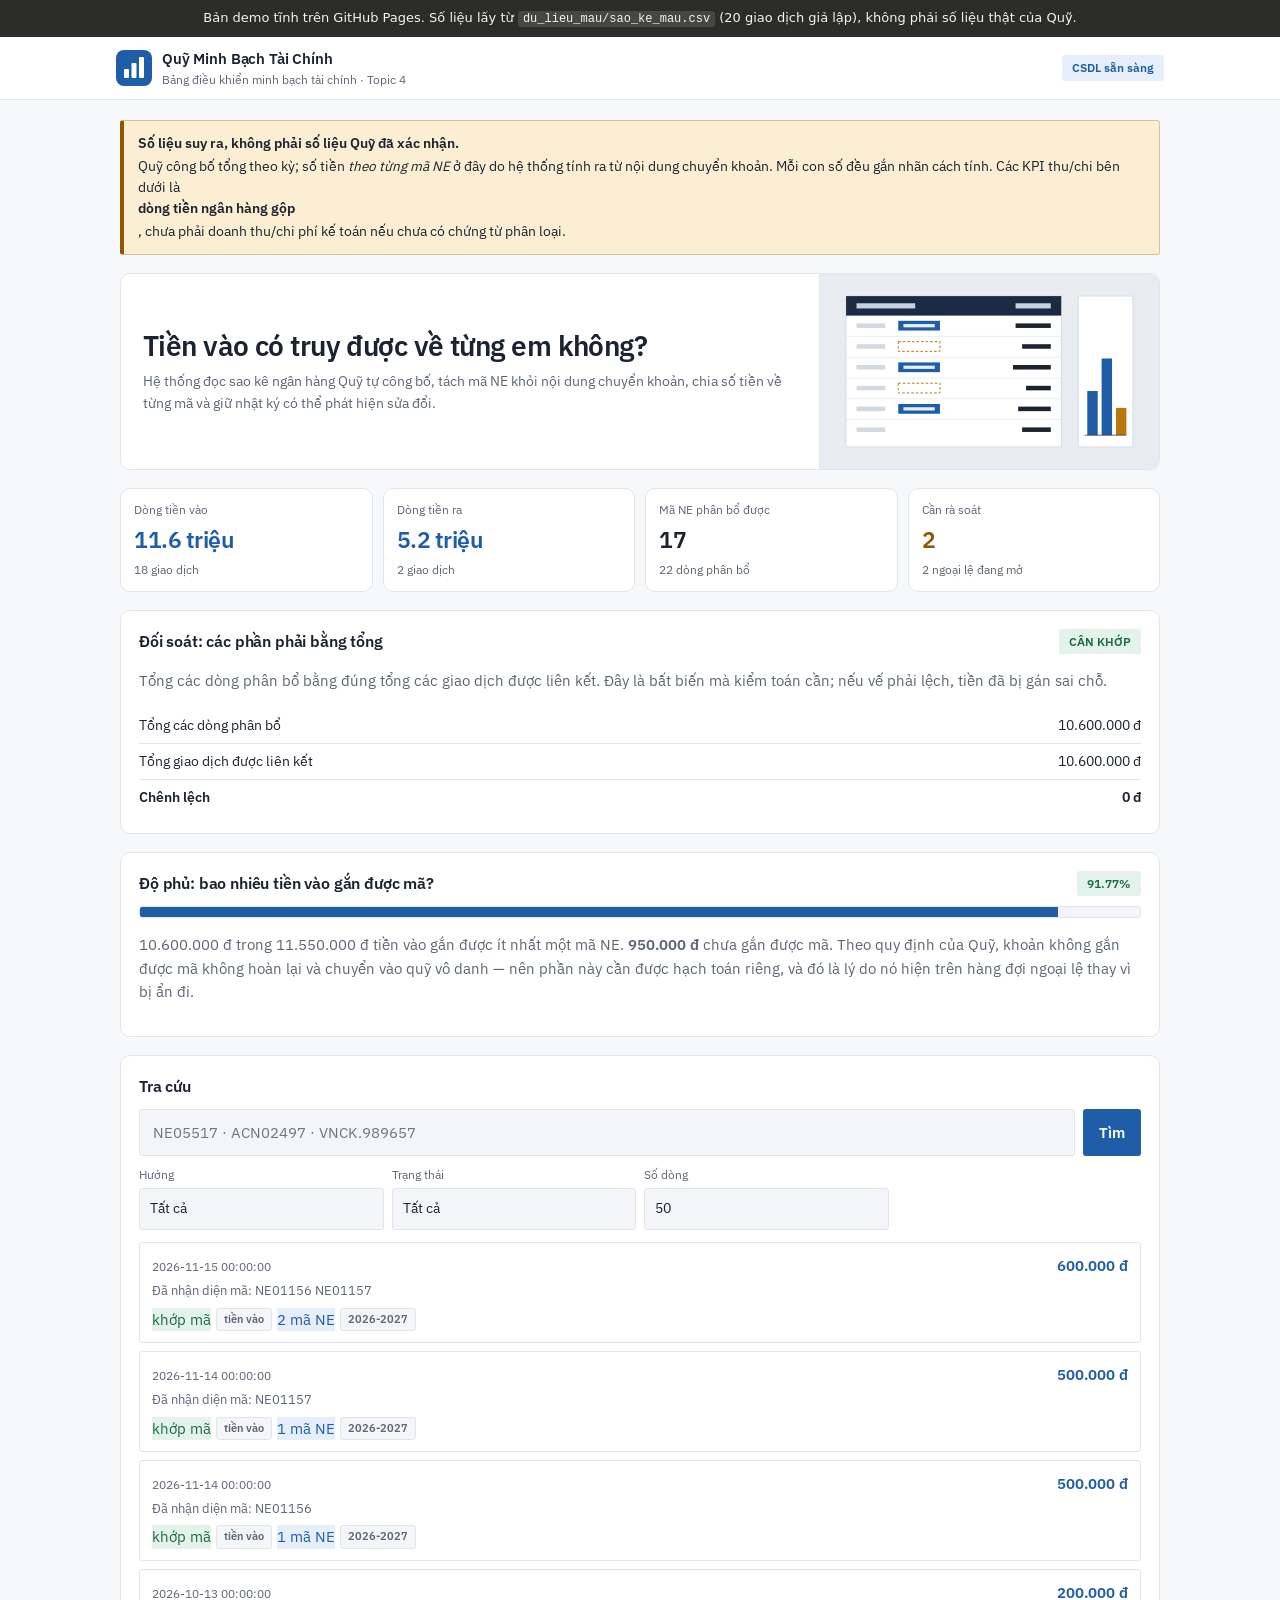
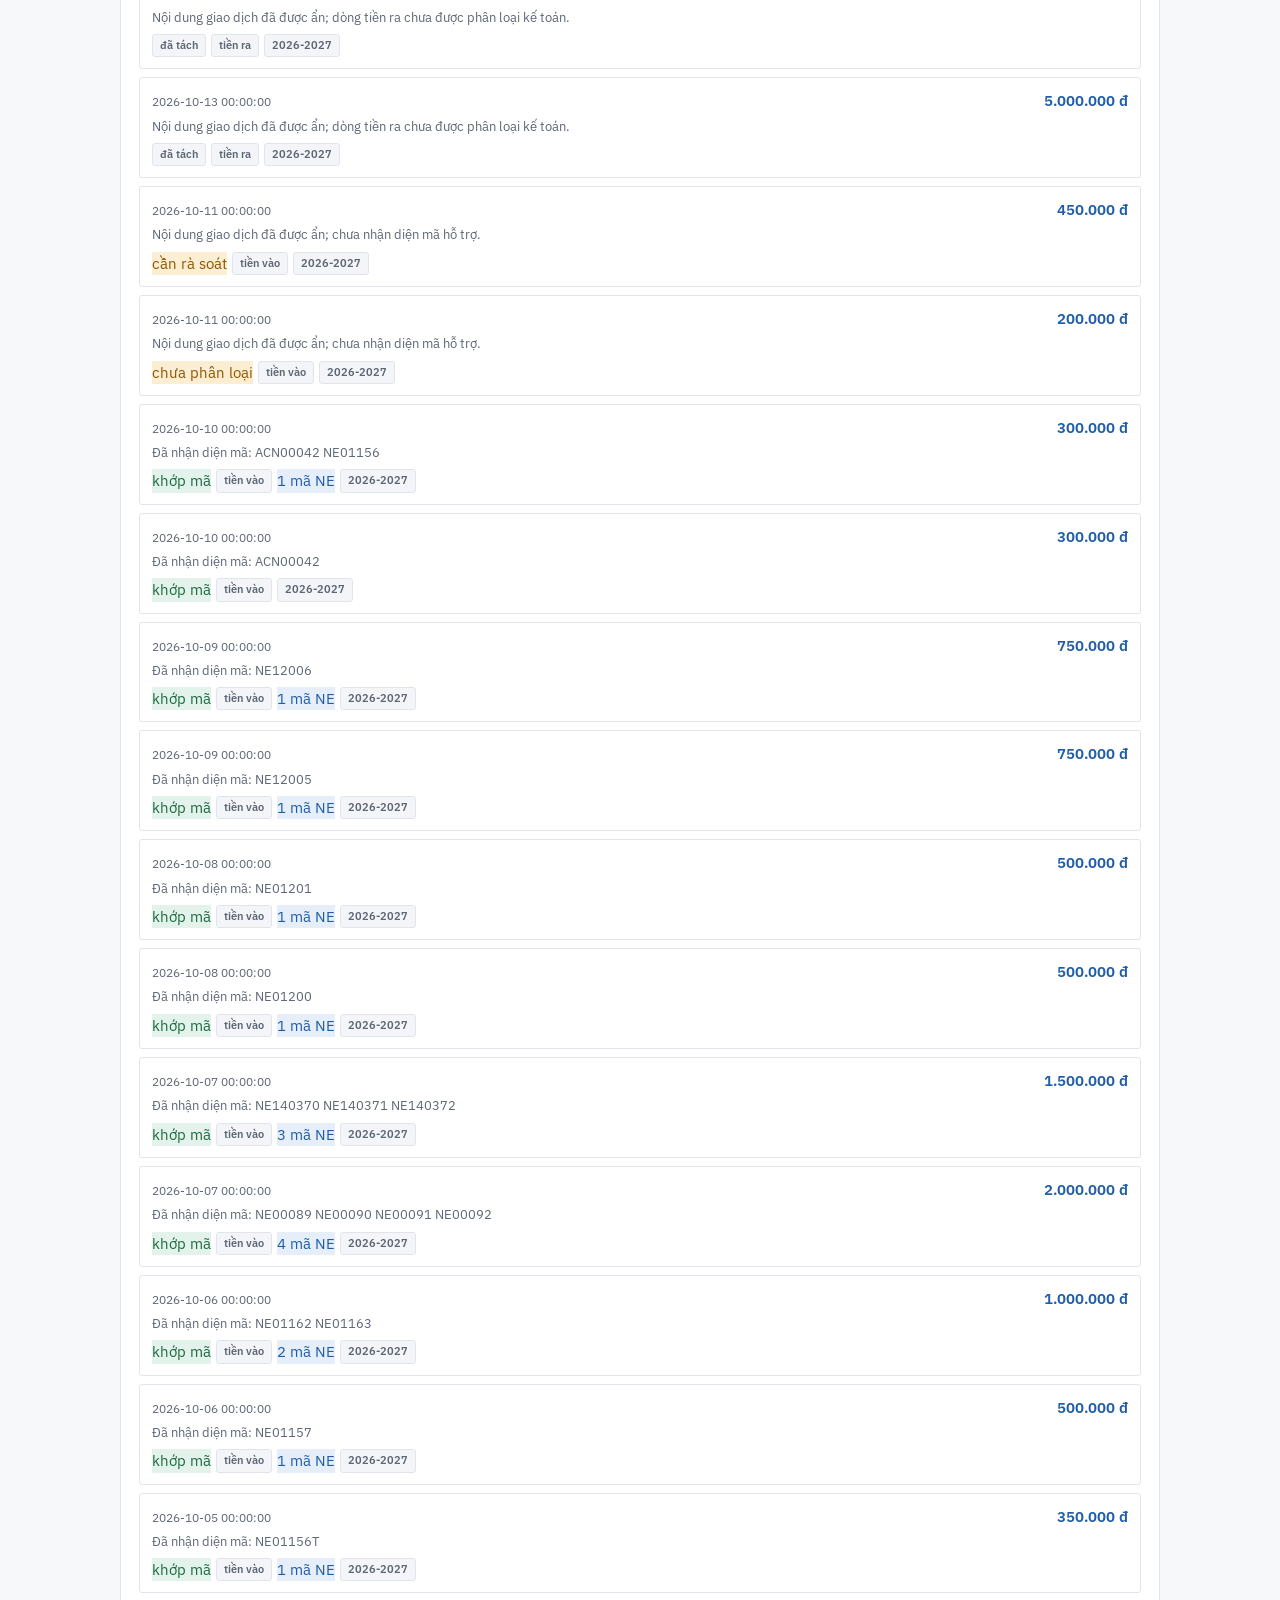
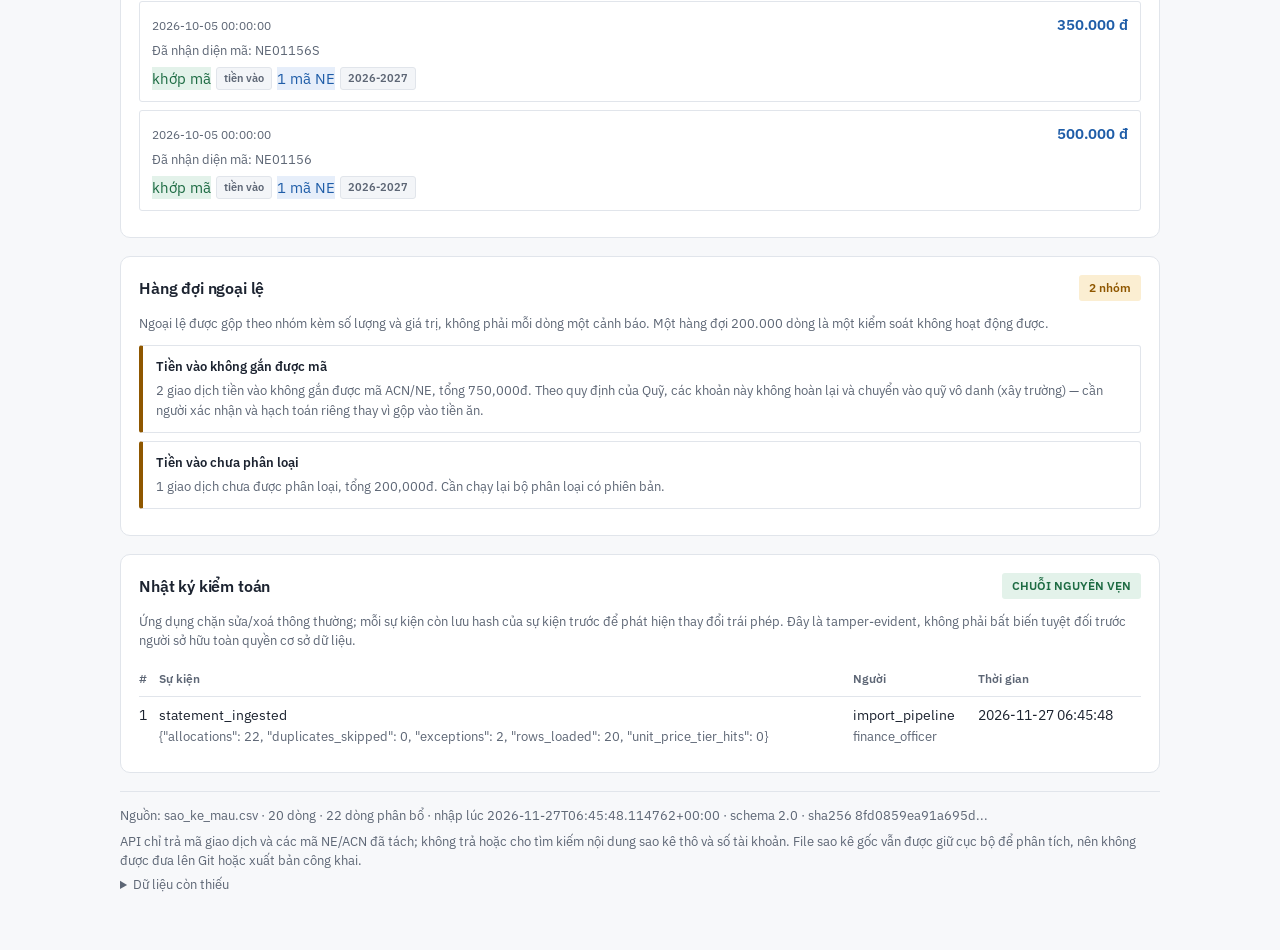
<file: index.html>
<!DOCTYPE html>
<html lang="vi">
<head>
<meta charset="utf-8" />
<meta name="viewport" content="width=device-width, initial-scale=1, viewport-fit=cover" />
<meta name="color-scheme" content="light" />
<title>Quỹ Minh Bạch Tài Chính · Bảng điều khiển minh bạch tài chính</title>
<meta name="description" content="Đối soát tiền vào, phân bổ theo mã NE, hàng đợi ngoại lệ và audit log cho Quỹ Minh Bạch Tài Chính." />
<link rel="icon" type="image/svg+xml" href="assets/logo.svg" />
<link rel="stylesheet" href="styles.css" />
</head>
<body>
<div class="demo-strip">Bản demo tĩnh trên GitHub Pages. Số liệu lấy từ <code>du_lieu_mau/sao_ke_mau.csv</code> (20 giao dịch giả lập), không phải số liệu thật của Quỹ.</div>

<a class="skip" href="#main">Bỏ qua điều hướng</a>

<header class="topbar">
  <div class="topbar-inner">
    <img class="logo" src="assets/logo.svg" alt="" width="36" height="36" />
    <div class="brand">
      <strong>Quỹ Minh Bạch Tài Chính</strong>
      <span>Bảng điều khiển minh bạch tài chính · Topic 4</span>
    </div>
    <span class="pill pill-live" id="health">Đang kết nối…</span>
  </div>
</header>

<main id="main">

  <!-- Honesty banner. This dashboard reports inferred numbers, and saying so
       on the first screen is the whole point of the project. -->
  <section class="banner" role="note">
    <strong>Số liệu suy ra, không phải số liệu Quỹ đã xác nhận.</strong>
    Quỹ công bố tổng theo kỳ; số tiền <em>theo từng mã NE</em> ở đây do hệ thống
    tính ra từ nội dung chuyển khoản. Mỗi con số đều gắn nhãn cách tính.
    Các KPI thu/chi bên dưới là <strong>dòng tiền ngân hàng gộp</strong>, chưa phải
    doanh thu/chi phí kế toán nếu chưa có chứng từ phân loại.
  </section>

  <section class="hero">
    <div class="hero-text">
      <h1>Tiền vào có truy được về từng em không?</h1>
      <p>
        Hệ thống đọc sao kê ngân hàng Quỹ tự công bố, tách mã NE khỏi nội dung
        chuyển khoản, chia số tiền về từng mã và giữ nhật ký có thể phát hiện sửa đổi.
      </p>
    </div>
    <img src="assets/hero.svg" alt="" width="520" height="300" loading="lazy" />
  </section>

  <!-- KPI strip -->
  <section class="kpis" id="kpis" aria-busy="true">
    <article class="kpi kpi-money">
      <span class="kpi-label">Dòng tiền vào</span>
      <strong id="kpi-inbound">—</strong>
      <small id="kpi-inbound-sub">—</small>
    </article>
    <article class="kpi kpi-money">
      <span class="kpi-label">Dòng tiền ra</span>
      <strong id="kpi-outbound">—</strong>
      <small id="kpi-outbound-sub">—</small>
    </article>
    <article class="kpi">
      <span class="kpi-label">Mã NE phân bổ được</span>
      <strong id="kpi-codes">—</strong>
      <small id="kpi-codes-sub">—</small>
    </article>
    <article class="kpi kpi-warn">
      <span class="kpi-label">Cần rà soát</span>
      <strong id="kpi-review">—</strong>
      <small id="kpi-review-sub">—</small>
    </article>
  </section>

  <!-- Integrity: the invariant an auditor cares about -->
  <section class="card" id="integrity-card">
    <div class="card-head">
      <h2>Đối soát: các phần phải bằng tổng</h2>
      <span class="pill" id="integrity-pill">—</span>
    </div>
    <p class="muted" id="integrity-note">—</p>
    <div class="table-wrap">
      <table class="tight">
        <tbody id="integrity-body"></tbody>
      </table>
    </div>
  </section>

  <!-- Coverage -->
  <section class="card">
    <div class="card-head">
      <h2>Độ phủ: bao nhiêu tiền vào gắn được mã?</h2>
      <span class="pill" id="coverage-pill">—</span>
    </div>
    <div class="bar" role="img" aria-label="Tỷ lệ tiền vào đã phân bổ" id="coverage-bar">
      <span class="bar-fill" id="coverage-fill"></span>
    </div>
    <p class="muted" id="coverage-note">—</p>
  </section>

  <!-- Search -->
  <section class="card">
    <div class="card-head">
      <h2>Tra cứu</h2>
    </div>
    <form class="search" id="search-form" autocomplete="off">
      <label class="sr-only" for="q">Tìm mã NE, mã ACN hoặc mã giao dịch</label>
      <input
        id="q"
        name="q"
        type="search"
        inputmode="search"
        placeholder="NE05517 · ACN02497 · VNCK.989657"
        maxlength="64"
      />
      <button type="submit">Tìm</button>
    </form>
    <div class="filters">
      <label>Hướng
        <select id="f-direction">
          <option value="">Tất cả</option>
          <option value="inbound">Tiền vào</option>
          <option value="outbound">Tiền ra</option>
        </select>
      </label>
      <label>Trạng thái
        <select id="f-status">
          <option value="">Tất cả</option>
          <option value="matched">matched</option>
          <option value="parsed">parsed</option>
          <option value="needs_review">needs_review</option>
          <option value="unclassified">unclassified</option>
        </select>
      </label>
      <label>Số dòng
        <select id="f-limit">
          <option value="25">25</option>
          <option value="50" selected>50</option>
          <option value="100">100</option>
        </select>
      </label>
    </div>
    <p class="muted small" id="result-note"></p>
    <div id="results"></div>
  </section>

  <!-- Lineage: one transaction or one code, traced end to end -->
  <section class="drawer" id="drawer" hidden>
    <div class="drawer-inner">
      <button class="drawer-close" id="drawer-close" aria-label="Đóng">×</button>
      <div id="drawer-body"></div>
    </div>
  </section>

  <!-- Exceptions -->
  <section class="card">
    <div class="card-head">
      <h2>Hàng đợi ngoại lệ</h2>
      <span class="pill" id="exc-pill">—</span>
    </div>
    <p class="muted small">
      Ngoại lệ được gộp theo nhóm kèm số lượng và giá trị, không phải mỗi dòng một
      cảnh báo. Một hàng đợi 200.000 dòng là một kiểm soát không hoạt động được.
    </p>
    <div id="exceptions"></div>
  </section>

  <!-- Audit -->
  <section class="card">
    <div class="card-head">
      <h2>Nhật ký kiểm toán</h2>
      <span class="pill" id="audit-pill">—</span>
    </div>
    <p class="muted small">
      Ứng dụng chặn sửa/xoá thông thường; mỗi sự kiện còn lưu hash của sự kiện
      trước để phát hiện thay đổi trái phép. Đây là tamper-evident, không phải
      bất biến tuyệt đối trước người sở hữu toàn quyền cơ sở dữ liệu.
    </p>
    <div id="audit"></div>
  </section>

  <footer class="foot">
    <p id="foot-source">—</p>
    <p class="muted small" id="foot-privacy">—</p>
    <details class="muted small" id="foot-missing-wrap">
      <summary>Dữ liệu còn thiếu</summary>
      <ul id="foot-missing"></ul>
    </details>
  </footer>

</main>

<script src="demo-shim.js"></script>
<script src="app.js" defer></script>
</body>
</html>
</file>
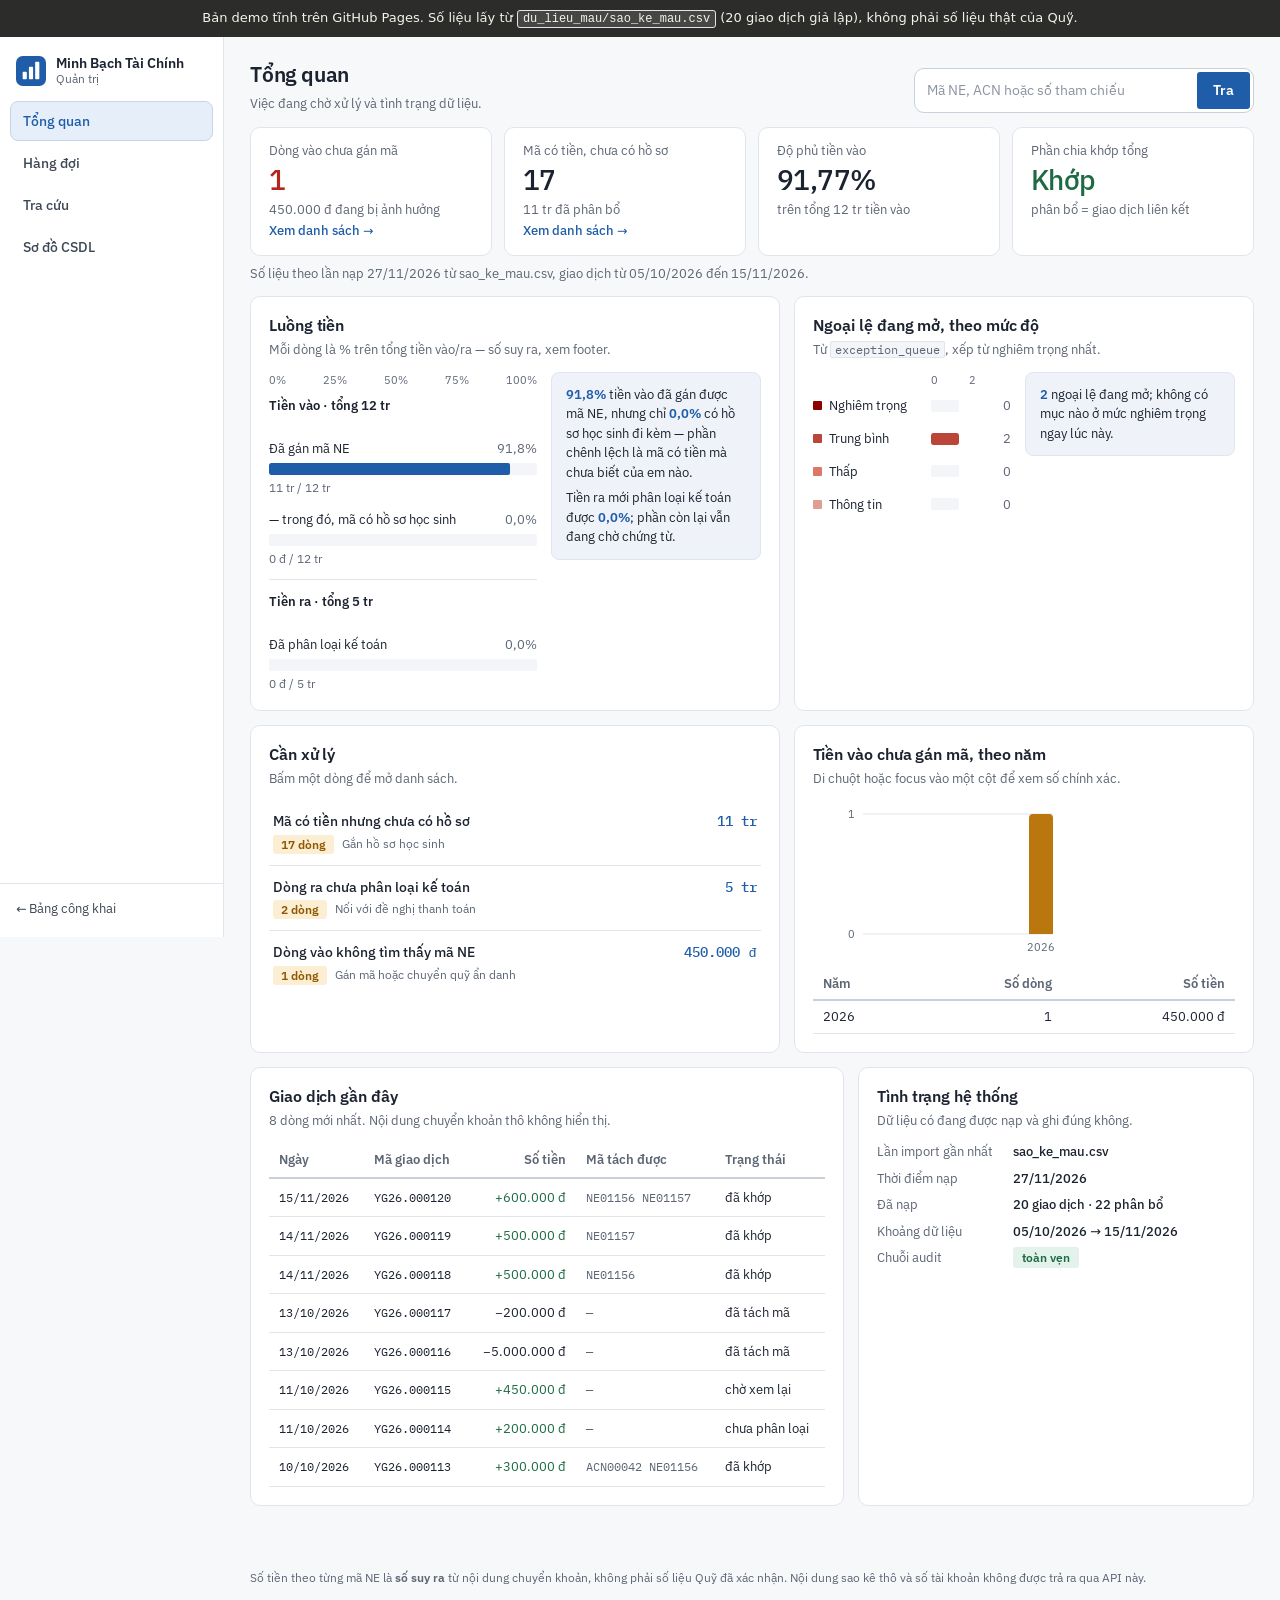
<file: admin.html>
<!DOCTYPE html>
<html lang="vi">
<head>
<meta charset="utf-8" />
<meta name="viewport" content="width=device-width, initial-scale=1, viewport-fit=cover" />
<meta name="color-scheme" content="light" />
<title>Quỹ Minh Bạch Tài Chính · Quản trị đối soát</title>
<meta name="description" content="Hàng đợi ngoại lệ, tra cứu mã NE và trạng thái toàn vẹn dữ liệu cho Quỹ Minh Bạch Tài Chính." />
<link rel="icon" type="image/svg+xml" href="assets/logo.svg" />
<link rel="stylesheet" href="admin.css" />
</head>
<body>
<div class="demo-strip">Bản demo tĩnh trên GitHub Pages. Số liệu lấy từ <code>du_lieu_mau/sao_ke_mau.csv</code> (20 giao dịch giả lập), không phải số liệu thật của Quỹ.</div>

<a class="skip" href="#main">Bỏ qua điều hướng</a>

<div class="app">

  <aside class="side">
    <div class="side-brand">
      <img src="assets/logo.svg" alt="" width="30" height="30" />
      <div>
        <strong>Minh Bạch Tài Chính</strong>
        <span>Quản trị</span>
      </div>
    </div>

    <nav class="nav" id="nav">
      <a href="#/overview" data-view="overview">Tổng quan</a>
      <a href="#/queue" data-view="queue">Hàng đợi</a>
      <a href="#/lookup" data-view="lookup">Tra cứu</a>
      <a href="#/schema" data-view="schema">Sơ đồ CSDL</a>
    </nav>

    <div class="side-foot">
      <a href="index.html">← Bảng công khai</a>
    </div>
  </aside>

  <main class="main" id="main">

    <header class="page-head">
      <div>
        <h1 id="page-title">Tổng quan</h1>
        <p id="page-sub">Việc đang chờ xử lý và tình trạng dữ liệu.</p>
      </div>
      <div class="search-wrap" id="search-wrap">
        <form id="search-form" class="search" role="search">
          <label class="sr-only" for="q">Mã cần tra cứu</label>
          <input id="q" name="q" type="search" inputmode="text" autocomplete="off"
                 spellcheck="false" maxlength="64"
                 placeholder="Mã NE, ACN hoặc số tham chiếu"
                 role="combobox" aria-expanded="false" aria-autocomplete="list"
                 aria-controls="search-suggest" />
          <button type="submit">Tra</button>
        </form>
        <ul id="search-suggest" class="suggest" role="listbox" hidden></ul>
      </div>
    </header>

    <!-- ---------------------------------------------------------- overview -->
    <section id="view-overview" class="view">
      <div class="metrics" id="metrics"></div>
      <p class="asof" id="asof"></p>

      <!-- Visual summary right after the headline numbers: these three charts
           are the fastest way to see the shape of the data before drilling
           into the action queue below. -->
      <div class="grid-2">
        <section class="card">
          <div class="card-head">
            <h2>Luồng tiền</h2>
            <p class="sub">Mỗi dòng là % trên tổng tiền vào/ra — số suy ra, xem footer.</p>
          </div>
          <div class="chart-layout">
            <div class="chart-main">
              <div id="flow-axis"></div>
              <div id="flow-in" class="meter-group"></div>
              <div id="flow-out" class="meter-group meter-group-tight"></div>
            </div>
            <aside id="flow-conclusion" class="chart-conclusion"></aside>
          </div>
        </section>
        <section class="card">
          <div class="card-head">
            <h2>Ngoại lệ đang mở, theo mức độ</h2>
            <p class="sub">Từ <code>exception_queue</code>, xếp từ nghiêm trọng nhất.</p>
          </div>
          <div class="chart-layout">
            <div class="chart-main">
              <div id="severity-axis"></div>
              <div id="severity" class="severity"></div>
            </div>
            <aside id="severity-conclusion" class="chart-conclusion"></aside>
          </div>
        </section>
      </div>

      <div class="grid-2">
        <section class="card">
          <div class="card-head">
            <h2>Cần xử lý</h2>
            <p class="sub">Bấm một dòng để mở danh sách.</p>
          </div>
          <div id="queue-list" class="queue"></div>
        </section>
        <section class="card">
          <div class="card-head">
            <h2>Tiền vào chưa gán mã, theo năm</h2>
            <p class="sub">Di chuột hoặc focus vào một cột để xem số chính xác.</p>
          </div>
          <div id="years" class="years-chart"></div>
        </section>
      </div>

      <div class="grid-2 grid-2-wide">
        <section class="card">
          <div class="card-head">
            <h2>Giao dịch gần đây</h2>
            <p class="sub">8 dòng mới nhất. Nội dung chuyển khoản thô không hiển thị.</p>
          </div>
          <div class="table-wrap">
            <table class="data recent" id="recent-table">
              <thead><tr>
                <th>Ngày</th><th>Mã giao dịch</th><th class="num">Số tiền</th><th>Mã tách được</th><th>Trạng thái</th>
              </tr></thead>
              <tbody id="recent-body"><tr><td colspan="5" class="muted">Đang tải…</td></tr></tbody>
            </table>
          </div>
        </section>
        <section class="card">
          <div class="card-head">
            <h2>Tình trạng hệ thống</h2>
            <p class="sub">Dữ liệu có đang được nạp và ghi đúng không.</p>
          </div>
          <div id="status" class="status"></div>
        </section>
      </div>
    </section>

    <!-- ------------------------------------------------------------- queue -->
    <section id="view-queue" class="view" hidden>
      <div class="card">
        <div class="toolbar">
          <div class="toolbar-left">
            <label class="field">
              <span>Nguyên nhân</span>
              <select id="bucket-select"></select>
            </label>
            <label class="field" id="year-field">
              <span>Năm</span>
              <select id="year-select"></select>
            </label>
          </div>
        </div>
        <p class="toolbar-count" id="queue-count"></p>

        <div class="table-wrap">
          <table class="data" id="queue-table">
            <thead id="queue-head"></thead>
            <tbody id="queue-body"></tbody>
          </table>
        </div>

        <div class="table-foot">
          <span id="queue-range" class="muted" aria-live="polite"></span>
          <button type="button" id="more-btn" class="btn" hidden>Xem thêm</button>
        </div>
      </div>
    </section>

    <!-- ------------------------------------------------------------ lookup -->
    <section id="view-lookup" class="view" hidden>
      <p class="hint" id="search-hint">
        Nhập mã NE (có hoặc không có hậu tố S/T), mã ACN, hoặc số tham chiếu.
      </p>
      <div id="result" class="result" hidden aria-live="polite"></div>
    </section>

    <!-- ------------------------------------------------------------ schema -->
    <section id="view-schema" class="view" hidden>
      <section class="card">
        <div class="card-head">
          <h2>16 bảng, nhóm theo luồng tiền</h2>
          <p class="sub">
            Liền = khóa ngoại thật trong <code>schema.py</code>. Đứt = luồng nghiệp vụ
            (nạp dữ liệu, phát sinh ngoại lệ, chờ duyệt, tổng hợp kỳ) — không có khóa ngoại.
          </p>
        </div>
        <div class="schema-wrap">
          <img src="assets/db-schema.svg" width="1406" height="950"
               alt="Sơ đồ CSDL: 4 vùng — dữ liệu tham chiếu, giao dịch ngân hàng, đối soát &amp; giải ngân,
                    quản trị &amp; giám sát — với khóa ngoại thật và luồng nghiệp vụ nối giữa chúng." />
        </div>
        <p class="hint">
          Sinh ra từ <code>schema.py</code> (phiên bản 2.0). Xem
          <code>docs/ERD_VA_LUONG_LOI.md</code> để biết luồng lỗi theo từng gate đối soát.
        </p>
      </section>
    </section>

  </main>
</div>

<footer class="foot">
  Số tiền theo từng mã NE là <strong>số suy ra</strong> từ nội dung chuyển khoản,
  không phải số liệu Quỹ đã xác nhận. Nội dung sao kê thô và số tài khoản không
  được trả ra qua API này.
</footer>

<script src="demo-shim.js"></script>
<script src="admin.js"></script>
</body>
</html>
</file>
<file: styles.css>
/* Quỹ Minh Bạch Tài Chính · Topic 4 dashboard
 *
 * Mobile-first. The fund's own problem statement is explicit about why:
 * "Ưu tiên mobile-first vì hành trình người dùng thường đi từ fanpage/Facebook
 *  sang website" — donors arrive from a Facebook page on a phone, not from a
 *  desktop bookmark. So the base layer is a single column sized for a 360 px
 *  screen, and the multi-column layouts are added at wider breakpoints rather
 *  than stripped away at narrower ones.
 *
 * Colour: blue is the brand colour; green means balanced / matched, red is
 * reserved for "at risk", amber for "needs a person".
 */

@font-face { font-family: "IBM Plex Sans"; font-weight: 400; font-style: normal; font-display: swap;
  src: url("assets/fonts/ibm-plex-sans-latin-400-normal.woff2") format("woff2");
  unicode-range: U+0000-00FF, U+0131, U+0152-0153, U+02BB-02BC, U+02C6, U+02DA, U+02DC, U+2000-206F, U+20AC, U+2122, U+2191, U+2193, U+2212, U+2215; }
@font-face { font-family: "IBM Plex Sans"; font-weight: 400; font-style: normal; font-display: swap;
  src: url("assets/fonts/ibm-plex-sans-vietnamese-400-normal.woff2") format("woff2");
  unicode-range: U+0102-0103, U+0110-0111, U+0128-0129, U+0168-0169, U+01A0-01A1, U+01AF-01B0, U+0300-0301, U+0303-0304, U+0308-0309, U+0323, U+0329, U+1EA0-1EF9, U+20AB; }
@font-face { font-family: "IBM Plex Sans"; font-weight: 500; font-style: normal; font-display: swap;
  src: url("assets/fonts/ibm-plex-sans-latin-500-normal.woff2") format("woff2");
  unicode-range: U+0000-00FF, U+0131, U+0152-0153, U+02BB-02BC, U+02C6, U+02DA, U+02DC, U+2000-206F, U+20AC, U+2122, U+2191, U+2193, U+2212, U+2215; }
@font-face { font-family: "IBM Plex Sans"; font-weight: 500; font-style: normal; font-display: swap;
  src: url("assets/fonts/ibm-plex-sans-vietnamese-500-normal.woff2") format("woff2");
  unicode-range: U+0102-0103, U+0110-0111, U+0128-0129, U+0168-0169, U+01A0-01A1, U+01AF-01B0, U+0300-0301, U+0303-0304, U+0308-0309, U+0323, U+0329, U+1EA0-1EF9, U+20AB; }
@font-face { font-family: "IBM Plex Sans"; font-weight: 600; font-style: normal; font-display: swap;
  src: url("assets/fonts/ibm-plex-sans-latin-600-normal.woff2") format("woff2");
  unicode-range: U+0000-00FF, U+0131, U+0152-0153, U+02BB-02BC, U+02C6, U+02DA, U+02DC, U+2000-206F, U+20AC, U+2122, U+2191, U+2193, U+2212, U+2215; }
@font-face { font-family: "IBM Plex Sans"; font-weight: 600; font-style: normal; font-display: swap;
  src: url("assets/fonts/ibm-plex-sans-vietnamese-600-normal.woff2") format("woff2");
  unicode-range: U+0102-0103, U+0110-0111, U+0128-0129, U+0168-0169, U+01A0-01A1, U+01AF-01B0, U+0300-0301, U+0303-0304, U+0308-0309, U+0323, U+0329, U+1EA0-1EF9, U+20AB; }
@font-face { font-family: "IBM Plex Mono"; font-weight: 400; font-style: normal; font-display: swap;
  src: url("assets/fonts/ibm-plex-mono-latin-400-normal.woff2") format("woff2"); }
@font-face { font-family: "IBM Plex Mono"; font-weight: 500; font-style: normal; font-display: swap;
  src: url("assets/fonts/ibm-plex-mono-latin-500-normal.woff2") format("woff2"); }

/* Same calm-blue palette as admin.css; fonts self-hosted. */
:root {
  color-scheme: light;

  --bg: #f7f8fa;
  --surface: #ffffff;
  --surface-2: #f3f5f8;
  --border: #e1e5eb;
  --text: #1c2330;
  --muted: #5d6675;
  --accent: #1f5da8;
  --accent-strong: #174a88;
  --accent-soft: #e6eefa;
  --amber: #b9770e;
  --warn: #8f5700;
  --warn-soft: #fbeed2;
  --danger: #b3261e;
  --danger-soft: #fbe9e6;
  --ok: #1d6b43;
  --ok-soft: #e3f2ea;
  --money: #1f5da8;
  --mono: "IBM Plex Mono", ui-monospace, SFMono-Regular, Menlo, Consolas, monospace;
  --shadow: none;

  --radius: 10px;
  --gap: 14px;
  --maxw: 1080px;
}

* { box-sizing: border-box; }

html { -webkit-text-size-adjust: 100%; }

body {
  margin: 0;
  background: var(--bg);
  color: var(--text);
  font: 15px/1.55 "IBM Plex Sans", system-ui, -apple-system, "Segoe UI", Roboto,
        "Helvetica Neue", Arial, "Noto Sans", sans-serif;
  font-variant-numeric: tabular-nums;
}

.sr-only {
  position: absolute; width: 1px; height: 1px;
  padding: 0; margin: -1px; overflow: hidden;
  clip: rect(0 0 0 0); white-space: nowrap; border: 0;
}

.skip {
  position: absolute; left: -999px; top: 0;
  background: var(--surface); color: var(--text);
  padding: 10px 14px; z-index: 100; border-radius: 0;
}
.skip:focus { left: 0; }

/* ---------------------------------------------------------------- topbar */

.topbar {
  position: sticky; top: 0; z-index: 20;
  background: color-mix(in srgb, #ffffff 94%, transparent);
  backdrop-filter: saturate(1.4) blur(10px);
  border-bottom: 1px solid var(--border);
  padding-top: env(safe-area-inset-top);
}

.topbar-inner {
  max-width: var(--maxw);
  margin: 0 auto;
  padding: 10px 16px;
  display: flex; align-items: center; gap: 10px;
}

.logo { width: 36px; height: 36px; border-radius: 3px; flex: none; }

.brand { display: flex; flex-direction: column; min-width: 0; flex: 1; }
.brand strong { font-size: 15px; letter-spacing: -.01em; }
.brand span {
  font-size: 12px; color: var(--muted);
  white-space: nowrap; overflow: hidden; text-overflow: ellipsis;
}

/* ----------------------------------------------------------------- main */

main {
  max-width: var(--maxw);
  margin: 0 auto;
  padding: var(--gap) 16px calc(40px + env(safe-area-inset-bottom));
  display: grid;
  gap: var(--gap);
}

h1 { font-size: 22px; line-height: 1.25; margin: 0 0 8px; letter-spacing: -.02em; }
h2 { font-size: 16px; margin: 0; letter-spacing: -.01em; }

.banner {
  background: var(--warn-soft);
  border: 1px solid color-mix(in srgb, var(--warn) 30%, transparent);
  border-left: 4px solid var(--warn);
  border-radius: 3px;
  padding: 12px 14px;
  font-size: 13.5px;
  color: var(--text);
}
.banner strong { display: block; margin-bottom: 2px; }

.hero {
  background: var(--surface);
  border: 1px solid var(--border);
  border-radius: var(--radius);
  box-shadow: var(--shadow);
  overflow: hidden;
}
.hero-text { padding: 16px; }
.hero-text p { margin: 0; color: var(--muted); font-size: 14px; }
.hero img {
  display: block; width: 100%; height: 150px;
  object-fit: cover; border-top: 1px solid var(--border);
}

/* ------------------------------------------------------------------ kpi */

.kpis {
  display: grid;
  grid-template-columns: repeat(2, minmax(0, 1fr));
  gap: 10px;
}

.kpi {
  background: var(--surface);
  border: 1px solid var(--border);
  border-radius: var(--radius);
  padding: 12px 13px;
  box-shadow: var(--shadow);
  display: flex; flex-direction: column; gap: 3px;
  min-width: 0;
}
.kpi-label { font-size: 11.5px; color: var(--muted); }
.kpi strong {
  font-size: 19px; letter-spacing: -.02em;
  white-space: nowrap; overflow: hidden; text-overflow: ellipsis;
}
.kpi small { font-size: 11.5px; color: var(--muted); }
.kpi-money strong { color: var(--money); }
.kpi-warn strong { color: var(--warn); }

#kpis[aria-busy="true"] .kpi strong { opacity: .35; }

/* ---------------------------------------------------------------- cards */

.card {
  background: var(--surface);
  border: 1px solid var(--border);
  border-radius: var(--radius);
  padding: 14px;
  box-shadow: var(--shadow);
  min-width: 0;
}

.card-head {
  display: flex; align-items: center; gap: 10px;
  flex-wrap: wrap; margin-bottom: 10px;
}
.card-head h2 { flex: 1; }

.pill {
  font-size: 11.5px; font-weight: 600;
  padding: 3px 9px; border-radius: 3px;
  background: var(--surface-2); color: var(--muted);
  border: 1px solid var(--border);
  white-space: nowrap;
}
.pill-ok    { background: var(--ok-soft); color: var(--ok); border-color: transparent; }
.pill-warn  { background: var(--warn-soft);   color: var(--warn);   border-color: transparent; }
.pill-bad   { background: var(--danger-soft); color: var(--danger); border-color: transparent; }
.pill-live  { background: var(--accent-soft); color: var(--accent); border-color: transparent; }

.muted { color: var(--muted); }
.small { font-size: 12.5px; }
.muted.small { line-height: 1.5; }

/* ---------------------------------------------------------------- table */

.table-wrap { overflow-x: auto; -webkit-overflow-scrolling: touch; }

table { width: 100%; border-collapse: collapse; font-size: 13.5px; }
table.tight td { padding: 7px 0; }
th, td { text-align: left; padding: 8px 10px 8px 0; vertical-align: top; }
thead th {
  font-size: 11.5px;
  color: var(--muted); border-bottom: 1px solid var(--border);
  position: sticky; top: 0; background: var(--surface);
}
tbody tr + tr td { border-top: 1px solid var(--border); }
td.num, th.num { text-align: right; white-space: nowrap; }
tbody tr:hover { background: var(--surface-2); }

/* ---------------------------------------------------------------- forms */

.search { display: flex; gap: 8px; margin-bottom: 10px; }

.search input {
  flex: 1; min-width: 0;
  font: inherit; color: var(--text);
  background: var(--surface-2);
  border: 1px solid var(--border);
  border-radius: 3px;
  padding: 11px 13px;
  -webkit-appearance: none;
}
.search input:focus {
  outline: 2px solid var(--accent);
  outline-offset: 1px;
  background: var(--surface);
}

button, .btn {
  font: inherit; font-weight: 600;
  color: #fff; background: var(--accent);
  border: 0; border-radius: 3px;
  padding: 11px 16px;
  cursor: pointer;
  -webkit-appearance: none;
}
button:active { transform: translateY(1px); }
button:focus-visible { outline: 2px solid var(--accent); outline-offset: 2px; }

.filters {
  display: grid; grid-template-columns: repeat(2, minmax(0, 1fr));
  gap: 8px; margin-bottom: 12px;
}
.filters label {
  display: flex; flex-direction: column; gap: 4px;
  font-size: 11.5px; color: var(--muted);
}
.filters select {
  font: inherit; font-size: 14px; color: var(--text);
  background: var(--surface-2);
  border: 1px solid var(--border);
  border-radius: 3px; padding: 9px 10px;
  -webkit-appearance: none; appearance: none;
}

/* ----------------------------------------------------------- row results */

.row-item {
  border: 1px solid var(--border);
  border-radius: 3px;
  padding: 11px 12px;
  margin-bottom: 8px;
  background: var(--surface);
  cursor: pointer;
  text-align: left;
  width: 100%;
  font: inherit;
  color: inherit;
  display: block;
}
.row-item:focus-visible { outline: 2px solid var(--accent); outline-offset: 1px; }
.row-item:hover { background: var(--surface-2); }

.row-top { display: flex; justify-content: space-between; gap: 10px; align-items: baseline; }
.row-amount { font-weight: 700; color: var(--money); white-space: nowrap; }
.row-dir { font-size: 11.5px; color: var(--muted); }
.row-memo {
  margin-top: 4px; font-size: 12.5px; color: var(--muted);
  word-break: break-word;
  display: -webkit-box; -webkit-line-clamp: 2; -webkit-box-orient: vertical;
  overflow: hidden;
}
.row-tags { margin-top: 7px; display: flex; flex-wrap: wrap; gap: 5px; }

.tag {
  font-size: 11px; font-weight: 600;
  padding: 2px 7px; border-radius: 3px;
  background: var(--surface-2); color: var(--muted);
  border: 1px solid var(--border);
}
.tag-ne { background: var(--accent-soft); color: var(--accent); border-color: transparent; }
.tag-inferred { background: var(--warn-soft); color: var(--warn); border-color: transparent; }
.tag-ok { background: var(--ok-soft); color: var(--ok); border-color: transparent; }

/* ---------------------------------------------------------------- drawer */

.drawer {
  position: fixed; inset: 0; z-index: 50;
  background: color-mix(in srgb, #000 42%, transparent);
  display: flex; justify-content: center; align-items: flex-end;
}
.drawer[hidden] { display: none; }

.drawer-inner {
  position: relative;
  background: var(--surface);
  width: 100%; max-height: 88vh;
  border-radius: 4px 4px 0 0;
  padding: 18px 16px calc(24px + env(safe-area-inset-bottom));
  overflow-y: auto;
  -webkit-overflow-scrolling: touch;
  box-shadow: 0 -10px 40px rgba(0, 0, 0, .28);
}

.drawer-close {
  position: absolute; top: 10px; right: 12px;
  background: var(--surface-2); color: var(--text);
  width: 34px; height: 34px; padding: 0;
  border-radius: 3px; font-size: 20px; line-height: 1;
}

.drawer h3 { margin: 0 0 4px; font-size: 16px; }
.drawer h4 { margin: 16px 0 6px; font-size: 13px; color: var(--muted); }

.alloc-table { font-size: 13px; }
.alloc-table th { font-size: 11px; }
.alloc-table td { padding: 6px 8px 6px 0; }

/* ------------------------------------------------------------------- bar */

.bar {
  height: 12px; border-radius: 3px;
  background: var(--surface-2);
  border: 1px solid var(--border);
  overflow: hidden;
  margin: 4px 0 10px;
}
.bar-fill {
  display: block; height: 100%; width: 0;
  background: var(--accent);
  transition: width .5s ease;
}

/* ------------------------------------------------------------ exceptions */

.exc {
  border: 1px solid var(--border);
  border-left: 4px solid var(--muted);
  border-radius: 3px;
  padding: 11px 13px;
  margin-bottom: 8px;
  background: var(--surface);
}
.exc.sev-high   { border-left-color: var(--danger); }
.exc.sev-medium { border-left-color: var(--warn); }
.exc.sev-low    { border-left-color: var(--accent); }
.exc-code { font-weight: 700; font-size: 13px; }
.exc-detail { margin-top: 4px; font-size: 13px; color: var(--muted); }

/* --------------------------------------------------------------- footers */

.foot {
  border-top: 1px solid var(--border);
  padding-top: 14px;
  font-size: 12.5px;
  color: var(--muted);
}
.foot p { margin: 0 0 6px; }
.foot ul { margin: 6px 0 0; padding-left: 18px; }
.foot li { margin-bottom: 3px; }
.foot details summary { cursor: pointer; }

.loading { color: var(--muted); font-size: 13.5px; padding: 10px 0; }

/* --------------------------------------------------------- breakpoints */

@media (min-width: 560px) {
  h1 { font-size: 28px; }
  .kpis { grid-template-columns: repeat(4, minmax(0, 1fr)); }
  .filters { grid-template-columns: repeat(4, minmax(0, 1fr)); }
  .hero { display: grid; grid-template-columns: 1fr 240px; align-items: center; }
  .hero img { height: 100%; min-height: 170px; border-top: 0; border-left: 1px solid var(--border); }
  .kpi strong { font-size: 21px; }
}

@media (min-width: 860px) {
  :root { --gap: 18px; }
  main { padding: 20px 20px 56px; }
  .hero { grid-template-columns: 1fr 340px; }
  .hero-text { padding: 22px; }
  .card { padding: 18px; }
  .drawer { align-items: center; }
  .drawer-inner { max-width: 760px; max-height: 84vh; border-radius: 4px; }
  .kpi strong { font-size: 23px; }
}

@media (prefers-reduced-motion: reduce) {
  * { transition: none !important; animation: none !important; }
}

.demo-strip{background:#2c2c2a;color:#f5f2ea;font:500 13px/1.45 system-ui,-apple-system,'Segoe UI',sans-serif;padding:9px 16px;text-align:center}
.demo-strip code{font-family:ui-monospace,SFMono-Regular,Menlo,monospace;font-size:12px;background:rgba(255,255,255,.12);padding:1px 5px;border-radius:3px}
</file>
<file: admin.css>
/* Quỹ Minh Bạch Tài Chính · admin dashboard
 *
 * Conventional admin shell: fixed sidebar, page header with a global search,
 * cards, and real tables with filters and paging. The earlier version was one
 * long scroll, which is honest but unfamiliar — nobody could tell where they
 * were or what they could click.
 *
 * Mobile-first: the sidebar collapses into a horizontal tab strip below 820 px,
 * because the provincial officer opening this is on a phone in a school office.
 */

@font-face { font-family: "IBM Plex Sans"; font-weight: 400; font-style: normal; font-display: swap;
  src: url("assets/fonts/ibm-plex-sans-latin-400-normal.woff2") format("woff2");
  unicode-range: U+0000-00FF, U+0131, U+0152-0153, U+02BB-02BC, U+02C6, U+02DA, U+02DC, U+2000-206F, U+20AC, U+2122, U+2191, U+2193, U+2212, U+2215; }
@font-face { font-family: "IBM Plex Sans"; font-weight: 400; font-style: normal; font-display: swap;
  src: url("assets/fonts/ibm-plex-sans-vietnamese-400-normal.woff2") format("woff2");
  unicode-range: U+0102-0103, U+0110-0111, U+0128-0129, U+0168-0169, U+01A0-01A1, U+01AF-01B0, U+0300-0301, U+0303-0304, U+0308-0309, U+0323, U+0329, U+1EA0-1EF9, U+20AB; }
@font-face { font-family: "IBM Plex Sans"; font-weight: 500; font-style: normal; font-display: swap;
  src: url("assets/fonts/ibm-plex-sans-latin-500-normal.woff2") format("woff2");
  unicode-range: U+0000-00FF, U+0131, U+0152-0153, U+02BB-02BC, U+02C6, U+02DA, U+02DC, U+2000-206F, U+20AC, U+2122, U+2191, U+2193, U+2212, U+2215; }
@font-face { font-family: "IBM Plex Sans"; font-weight: 500; font-style: normal; font-display: swap;
  src: url("assets/fonts/ibm-plex-sans-vietnamese-500-normal.woff2") format("woff2");
  unicode-range: U+0102-0103, U+0110-0111, U+0128-0129, U+0168-0169, U+01A0-01A1, U+01AF-01B0, U+0300-0301, U+0303-0304, U+0308-0309, U+0323, U+0329, U+1EA0-1EF9, U+20AB; }
@font-face { font-family: "IBM Plex Sans"; font-weight: 600; font-style: normal; font-display: swap;
  src: url("assets/fonts/ibm-plex-sans-latin-600-normal.woff2") format("woff2");
  unicode-range: U+0000-00FF, U+0131, U+0152-0153, U+02BB-02BC, U+02C6, U+02DA, U+02DC, U+2000-206F, U+20AC, U+2122, U+2191, U+2193, U+2212, U+2215; }
@font-face { font-family: "IBM Plex Sans"; font-weight: 600; font-style: normal; font-display: swap;
  src: url("assets/fonts/ibm-plex-sans-vietnamese-600-normal.woff2") format("woff2");
  unicode-range: U+0102-0103, U+0110-0111, U+0128-0129, U+0168-0169, U+01A0-01A1, U+01AF-01B0, U+0300-0301, U+0303-0304, U+0308-0309, U+0323, U+0329, U+1EA0-1EF9, U+20AB; }
@font-face { font-family: "IBM Plex Mono"; font-weight: 400; font-style: normal; font-display: swap;
  src: url("assets/fonts/ibm-plex-mono-latin-400-normal.woff2") format("woff2"); }
@font-face { font-family: "IBM Plex Mono"; font-weight: 500; font-style: normal; font-display: swap;
  src: url("assets/fonts/ibm-plex-mono-latin-500-normal.woff2") format("woff2"); }

:root {
  color-scheme: light;

  /* Calm blue admin look: white rail, light grey paper, rounded
   * square-cornered tables, amber for "needs a person". Fonts are self-hosted
   * (style-src/font-src 'self'), IBM Plex because its numerals and mono cut
   * suit a ledger. Status colors always ship with a label, never color alone,
   * so a warn/danger CVD overlap is the documented acceptable case. */
  --bg: #f7f8fa;
  --surface: #ffffff;
  --surface-2: #f3f5f8;
  --border: #e1e5eb;
  --border-strong: #c9d0da;
  --text: #1c2330;
  --muted: #5d6675;
  --accent: #1f5da8;
  --accent-strong: #174a88;
  --accent-soft: #e6eefa;
  --amber: #b9770e;
  --warn: #8f5700;
  --warn-soft: #fbeed2;
  --danger: #b3261e;
  --danger-soft: #fbe9e6;
  --ok: #1d6b43;
  --ok-soft: #e3f2ea;
  --money: #1f5da8;
  --money-soft: #e6eefa;

  --rail: #ffffff;
  --rail-text: #3d4756;
  --rail-line: #eef1f5;
  --rail-active: #e6eefa;

  --sev-high: #8d0000;
  --sev-medium: #bb4538;
  --sev-low: #dd7769;
  --sev-info: #e29d92;

  --mono: "IBM Plex Mono", ui-monospace, SFMono-Regular, Menlo, Consolas, monospace;
  --radius: 10px;
  --side: 224px;
}

* { box-sizing: border-box; }

/* The browser's own [hidden] rule loses to any author `display:` declaration,
 * so `.field { display: flex }` silently kept the year filter on screen for the
 * bucket where it is meaningless. Make hidden mean hidden, once, for everything. */
[hidden] { display: none !important; }

html { -webkit-text-size-adjust: 100%; }

body {
  margin: 0;
  background: var(--bg);
  color: var(--text);
  font: 14px/1.5 "IBM Plex Sans", system-ui, -apple-system, "Segoe UI", Roboto,
        "Helvetica Neue", Arial, "Noto Sans", sans-serif;
  font-variant-numeric: tabular-nums;
}

.sr-only {
  position: absolute; width: 1px; height: 1px;
  padding: 0; margin: -1px; overflow: hidden;
  clip: rect(0 0 0 0); white-space: nowrap; border: 0;
}

.skip {
  position: absolute; left: -999px; top: 0;
  background: var(--surface); color: var(--text);
  padding: 10px 14px; z-index: 100; border-radius: 0;
}
.skip:focus { left: 0; }

/* ------------------------------------------------------------------ shell */

.app { display: flex; flex-direction: column; min-height: 100vh; }

.side {
  background: var(--rail);
  color: var(--rail-text);
  border-bottom: 1px solid var(--border);
  position: sticky; top: 0; z-index: 30;
}

.side-brand {
  display: flex; align-items: center; gap: 10px;
  padding: 10px 14px 8px;
}
.side-brand img { flex: none; }
.side-brand div { display: flex; flex-direction: column; line-height: 1.2; }
.side-brand strong { font-size: 14px; font-weight: 600; color: var(--text); }
.side-brand span { font-size: 12px; color: var(--muted); }

.nav {
  display: flex;
  gap: 2px;
  padding: 0 10px 8px;
  overflow-x: auto;
}

.nav a {
  flex: none;
  text-decoration: none;
  color: var(--rail-text);
  font-size: 13.5px;
  font-weight: 500;
  padding: 7px 12px;
  border-radius: 8px;
  border: 1px solid transparent;
  white-space: nowrap;
}
.nav a:hover { background: var(--rail-line); color: var(--text); }
.nav a.active { background: var(--rail-active); color: var(--accent); border-color: #c4d6ee; }

.side-foot { display: none; }

.main {
  flex: 1;
  min-width: 0;
  padding: 16px 14px 40px;
  max-width: 1280px;
  width: 100%;
}

/* ------------------------------------------------------------- page head */

.page-head {
  display: flex;
  flex-direction: column;
  gap: 10px;
  margin-bottom: 14px;
}
.page-head h1 { font-size: 21px; font-weight: 600; margin: 0; letter-spacing: -.01em; }
.page-head p { font-size: 13px; color: var(--muted); margin: 3px 0 0; }

.search {
  display: flex;
  gap: 6px;
  background: var(--surface);
  border: 1px solid var(--border-strong);
  border-radius: var(--radius);
  padding: 3px 3px 3px 12px;
  align-items: center;
}
.search:focus-within { border-color: var(--accent); box-shadow: 0 0 0 2px var(--accent-soft); }
.search input {
  flex: 1; min-width: 0; border: 0; outline: 0; background: transparent;
  font: inherit; color: var(--text); padding: 7px 0;
}
.search input::placeholder { color: #8b93a1; }
.search button {
  border: 0; background: var(--accent); color: #fff; font: inherit;
  font-weight: 600; border-radius: 3px; padding: 8px 16px; cursor: pointer;
}
.search button:hover { background: var(--accent-strong); }

/* --------------------------------------------------------------- suggest */
/* Typeahead dropdown under the global search box. Anchored by `.search-wrap`
 * (position: relative) so the list sits over page content instead of pushing
 * it down — it's transient, not part of the page flow. */

.search-wrap { position: relative; }

.suggest {
  position: absolute;
  top: calc(100% + 6px);
  left: 0;
  right: 0;
  z-index: 40;
  margin: 0;
  padding: 6px;
  list-style: none;
  background: var(--surface);
  border: 1px solid var(--border-strong);
  border-radius: var(--radius);
  box-shadow: 0 8px 22px rgba(28, 35, 48, .16);
  max-height: 440px;
  overflow-y: auto;
}

.suggest-item {
  display: flex;
  align-items: baseline;
  justify-content: space-between;
  gap: 10px;
  padding: 8px 10px;
  border-radius: 3px;
  cursor: pointer;
  font-size: 13px;
}
.suggest-item .code {
  font-family: var(--mono);
  font-weight: 500;
  color: var(--text);
  white-space: nowrap;
}
.suggest-item .detail {
  font-size: 12px;
  color: var(--muted);
  white-space: nowrap;
  overflow: hidden;
  text-overflow: ellipsis;
}
.suggest-item:hover,
.suggest-item.active { background: var(--accent-soft); }
.suggest-item.active .code { color: var(--accent); }

.suggest-hint {
  padding: 8px 10px;
  font-size: 12.5px;
  color: var(--muted);
}
.suggest-lead { color: var(--text); background: var(--surface-2); border-radius: 6px; margin-bottom: 4px; }
.suggest-head { padding: 6px 10px 4px; font-size: 12px; font-weight: 600; color: var(--muted); }
.suggest-example { padding: 8px 10px; border-radius: 6px; cursor: pointer; display: flex; flex-direction: column; gap: 2px; }
.suggest-example:hover { background: var(--accent-soft); }
.suggest-example.is-match { background: var(--accent-soft); }
.suggest-example .ex-top { display: flex; justify-content: space-between; align-items: baseline; gap: 10px; font-size: 13px; }
.suggest-example .ex-name { font-weight: 500; color: var(--text); }
.suggest-example .code { font-family: var(--mono); color: var(--accent); white-space: nowrap; }
.suggest-example .ex-hint { font-size: 12px; color: var(--muted); line-height: 1.4; }

/* --------------------------------------------------------------- metrics */

.metrics {
  display: grid;
  grid-template-columns: repeat(2, minmax(0, 1fr));
  gap: 12px;
  margin-bottom: 14px;
}

.metric { background: var(--surface); border: 1px solid var(--border); border-radius: var(--radius); padding: 14px 18px 15px; }
.metric .label { display: block; font-size: 13px; color: var(--muted); margin: 0 0 4px; line-height: 1.35; }
.metric .value { display: block; font-size: 28px; font-weight: 500; margin: 0; letter-spacing: -.02em; line-height: 1.15; }
.metric .note { display: block; font-size: 12.5px; color: var(--muted); margin: 4px 0 0; }
button.metric.link { font: inherit; border: 1px solid var(--border); color: inherit; text-align: left; cursor: pointer; width: 100%; display: flex; flex-direction: column; justify-content: flex-start; align-items: flex-start; }
button.metric.link:hover { border-color: var(--accent); }
.metric .go { display: block; margin-top: 2px; color: var(--accent); font-weight: 500; white-space: nowrap; }
.metric .go::after { content: " →"; }
.asof { margin: -6px 0 14px; font-size: 12.5px; color: var(--muted); }
.metric.risk .value { color: var(--danger); }
.metric.ok .value { color: var(--ok); }

/* ------------------------------------------------------------------ card */

.card {
  background: var(--surface);
  border: 1px solid var(--border);
  border-radius: var(--radius);
  padding: 16px 18px 18px;
  margin-bottom: 14px;
}

.card-head { margin: 0 0 12px; padding: 0; }
.card-head h2 { font-size: 16px; font-weight: 600; margin: 0; letter-spacing: -.005em; }
.card-head .sub { font-size: 13px; color: var(--muted); margin: 3px 0 0; }

.grid-2 { display: grid; grid-template-columns: minmax(0, 1fr); gap: 0 14px; }

/* ------------------------------------------------------------ queue list */

.queue { display: flex; flex-direction: column; }

.bucket {
  display: grid;
  grid-template-columns: 1fr auto;
  gap: 3px 12px;
  width: 100%;
  text-align: left;
  font: inherit;
  color: inherit;
  background: none;
  border: 0;
  border-top: 1px solid var(--border);
  padding: 11px 4px;
  cursor: pointer;
  border-radius: 0;
}
.bucket:first-child { border-top: 0; }
.bucket:hover { background: var(--surface-2); }

.bucket .name { font-weight: 500; font-size: 13.5px; }
.bucket .amount { font-size: 13.5px; font-weight: 500; color: var(--money); font-family: var(--mono); text-align: right; white-space: nowrap; }
.bucket .meta {
  grid-column: 1 / -1;
  font-size: 12px;
  color: var(--muted);
  display: flex; flex-wrap: wrap; gap: 3px 8px;
}
.bucket .count {
  background: var(--warn-soft); color: var(--warn);
  border-radius: 3px; padding: 1px 8px; font-size: 11.5px; font-weight: 600;
}

/* ----------------------------------------------------------------- status */

.status { display: flex; flex-direction: column; gap: 7px; font-size: 13px; }
.status-row { display: flex; gap: 8px; align-items: baseline; }
.status-row .k { color: var(--muted); min-width: 128px; flex: none; }
.status-row .v { font-weight: 500; word-break: break-word; }

/* ------------------------------------------------------------------ years */

.years { display: flex; flex-direction: column; gap: 6px; }

.year-row {
  display: grid;
  grid-template-columns: 40px 1fr 74px;
  align-items: center;
  gap: 10px;
  font-size: 12.5px;
}
.year-row .yr { color: var(--muted); }
.year-track { display: block; background: var(--surface-2); border-radius: 2px; height: 12px; overflow: hidden; }
.year-fill { display: block; height: 100%; background: var(--money); border-radius: 2px; min-width: 3px; }
.year-row .n { text-align: right; color: var(--muted); }

/* Bar widths as classes, not inline styles: the server sends style-src 'self',
 * so a style="" attribute is dropped and every bar would render empty. */
.w-0{width:0%}.w-5{width:5%}.w-10{width:10%}.w-15{width:15%}.w-20{width:20%}
.w-25{width:25%}.w-30{width:30%}.w-35{width:35%}.w-40{width:40%}.w-45{width:45%}
.w-50{width:50%}.w-55{width:55%}.w-60{width:60%}.w-65{width:65%}.w-70{width:70%}
.w-75{width:75%}.w-80{width:80%}.w-85{width:85%}.w-90{width:90%}.w-95{width:95%}
.w-100{width:100%}

/* ------------------------------------------------------------- chart layout */
/* Chart + a short written takeaway beside it, so the card answers "what does
 * this mean" without making the reader do that arithmetic themselves. Stacks
 * on phones — a 180px side column has no room to be useful under ~820px. */

.chart-layout { display: flex; flex-direction: column; gap: 14px; }
.chart-main { min-width: 0; }
.chart-conclusion {
  background: #eff3f9;
  border: 1px solid #dde6f1;
  border-radius: 8px;
  padding: 12px 14px;
  font-size: 13px;
  color: var(--text);
  line-height: 1.5;
}
.chart-conclusion p { margin: 0 0 6px; }
.chart-conclusion p:last-child { margin-bottom: 0; }
.chart-conclusion strong { color: var(--accent); font-weight: 600; }

/* A plain percentage ruler over the full track width — the meter bars don't
 * have their own axis, so without this their length only reads against the
 * printed number, not a shared scale. */
.chart-axis {
  display: flex;
  justify-content: space-between;
  margin: 0 0 8px;
  font-size: 11px;
  color: var(--muted);
  font-variant-numeric: tabular-nums;
}

/* Severity bars are counts, not percentages, and sit in a 3-column grid
 * (name | track | count) — so this axis matches that grid and only spans the
 * middle (track) column, with 0 and the current max as its two ticks. */
.chart-axis-severity {
  display: grid;
  grid-template-columns: 108px 1fr 42px;
  gap: 10px;
  margin: 0 0 8px;
}
.chart-axis-severity span:nth-child(2) { display: flex; justify-content: space-between; }

/* ------------------------------------------------------------------ meter */
/* "Luồng tiền": a Meter list -- several ratios against the same whole (the
 * period's inbound or outbound total), one named row each, bars aligned. */

.meter-group { display: flex; flex-direction: column; gap: 14px; }
.meter-group-tight { margin-top: 12px; padding-top: 12px; border-top: 1px solid var(--border); }

.meter-row { font-size: 12.5px; }
.meter-top { display: flex; align-items: baseline; justify-content: space-between; gap: 10px; margin-bottom: 5px; }
.meter-top .label { color: var(--text); }
.meter-top .pct { color: var(--muted); font-variant-numeric: tabular-nums; flex: none; }
.meter-note { margin: 4px 0 0; color: var(--muted); font-size: 11.5px; }
.meter-note.heading { margin: 0 0 10px; color: var(--text); font-size: 12.5px; font-weight: 600; }

/* ---------------------------------------------------------------- severity */
/* Ranked horizontal bars, largest (most severe) first. Severity is ordinal --
 * one hue stepped by lightness, see the --sev-* tokens in :root -- so a
 * colored dot plus the name is the identity channel, never the hue alone. */

.severity { display: flex; flex-direction: column; gap: 14px; }
.sev-row {
  display: grid;
  grid-template-columns: 108px 1fr 42px;
  align-items: center;
  gap: 10px;
  font-size: 12.5px;
}
.sev-name { display: flex; align-items: center; gap: 7px; color: var(--text); }
.sev-dot { width: 9px; height: 9px; border-radius: 1px; flex: none; }
.sev-dot.high { background: var(--sev-high); }
.sev-dot.medium { background: var(--sev-medium); }
.sev-dot.low { background: var(--sev-low); }
.sev-dot.info { background: var(--sev-info); }
.sev-track { display: block; background: var(--surface-2); border-radius: 2px; height: 12px; overflow: hidden; }
.sev-fill { display: block; height: 100%; border-radius: 2px; min-width: 3px; }
.sev-fill.high { background: var(--sev-high); }
.sev-fill.medium { background: var(--sev-medium); }
.sev-fill.low { background: var(--sev-low); }
.sev-fill.info { background: var(--sev-info); }
.sev-row .n { text-align: right; color: var(--muted); font-variant-numeric: tabular-nums; }

/* ------------------------------------------------------------ years-chart */
/* Real bar chart: gridlines + axis ticks + a hover/focus tooltip, all as SVG
 * attributes (never inline `style=`, which style-src 'self' drops). Hover
 * color and the tooltip's show/hide are the two things that DO belong in
 * this stylesheet, since they react to state rather than carry per-bar data. */

/* The chart is laid out in JS to the container's actual pixel width (see
 * renderYears), so the SVG renders at 1:1 — never stretched with a CSS
 * width:100%, which would scale its text and strokes along with it. */
.years-chart { overflow-x: auto; }
.years-chart svg { display: block; }
.chart-grid { stroke: var(--border); stroke-width: 1; }
.chart-axis-y { fill: var(--muted); font-size: 10.5px; font-variant-numeric: tabular-nums; }
.chart-axis-x { fill: var(--muted); font-size: 11px; }
.chart-bar-hit { cursor: pointer; }
.chart-bar-hit .chart-bar { fill: var(--amber); }
.chart-bar-hit:hover .chart-bar,
.chart-bar-hit:focus-visible .chart-bar { opacity: 0.8; }
.chart-bar-hit:focus-visible { outline: 2px solid var(--accent); outline-offset: 2px; }
.chart-bar-hit .chart-bar-hitarea { fill: transparent; }

.chart-tooltip { opacity: 0; transition: opacity 0.1s ease; }
.chart-tooltip.show { opacity: 1; }
.chart-tooltip rect { fill: var(--text); }
.chart-tooltip .tt-value { fill: #f4f6fa; font-weight: 700; }
.chart-tooltip .tt-sub { fill: #c6d0e0; }

/* ---------------------------------------------------------------- toolbar */

.toolbar {
  display: flex;
  flex-wrap: wrap;
  gap: 10px;
  align-items: flex-end;
  margin-bottom: 6px;
}
.toolbar-left { display: flex; flex-wrap: wrap; gap: 10px; }

.field { display: flex; flex-direction: column; gap: 4px; font-size: 11.5px; color: var(--muted); }
.field select {
  font: inherit;
  font-size: 13px;
  color: var(--text);
  background: var(--surface);
  border: 1px solid var(--border-strong);
  border-radius: var(--radius);
  padding: 6px 26px 6px 10px;
  min-width: 150px;
  cursor: pointer;
}
.field select:focus { outline: 2px solid var(--accent-soft); border-color: var(--accent); }

.toolbar-count { margin: 0 0 10px; font-size: 12.5px; color: var(--muted); }

/* ------------------------------------------------------------------ table */

.table-wrap { overflow-x: auto; margin: 0 -16px; padding: 0 16px; }

table.data {
  width: 100%;
  border-collapse: collapse;
  font-size: 13px;
  min-width: 520px;
}

table.data th {
  text-align: left;
  font-size: 12.5px;
  font-weight: 600;
  color: var(--muted);
  padding: 8px 10px;
  border-bottom: 2px solid var(--border-strong);
  background: var(--surface);
  white-space: nowrap;
}

table.data td {
  padding: 9px 10px;
  border-bottom: 1px solid var(--border);
  vertical-align: middle;
}

/* Sortable column headers: a full-width button so the whole header cell is
 * the hit target, not just the text. */
table.data th.sortable { padding: 0; }
table.data .col-sort {
  display: block;
  width: 100%;
  font: inherit;
  font-size: 12.5px;
  font-weight: 600;
  color: var(--muted);
  background: none;
  border: 0;
  padding: 8px 10px;
  text-align: inherit;
  cursor: pointer;
}
table.data .col-sort:hover { color: var(--text); background: var(--surface-2); }
table.data th.num .col-sort { text-align: right; }

/* Per-column filter row, directly under the sort header. */
table.data tr.filter-row th {
  padding: 4px 6px;
  background: var(--surface);
  border-bottom: 1px solid var(--border-strong);
}
table.data .col-filter {
  width: 100%;
  min-width: 0;
  font: inherit;
  font-size: 12px;
  font-weight: 400;
  text-transform: none;
  letter-spacing: normal;
  color: var(--text);
  background: var(--surface);
  border: 1px solid var(--border);
  border-radius: 3px;
  padding: 5px 7px;
}
table.data .col-filter:focus { outline: 2px solid var(--accent-soft); border-color: var(--accent); }
table.data .col-filter::placeholder { color: #8b93a1; }

table.data tbody tr:hover { background: var(--surface-2); }
table.data tbody tr.clickable { cursor: pointer; }
table.data .num { text-align: right; white-space: nowrap; font-variant-numeric: tabular-nums; }
table.data .mono { font-family: var(--mono); font-size: 12px; }
table.data .muted { color: var(--muted); }

/* At phone width the last column is the one that repeats "chờ xem lại" on every
 * row, so it is the one to drop. The wrapper still scrolls as a fallback for
 * anything longer than expected -- a clipped column is worse than a scrollbar,
 * but neither is acceptable as the default. */
@media (max-width: 620px) {
  /* `table.data` carries min-width: 520px so columns keep their proportions on
   * a laptop. On a 390px phone that guarantee becomes the reason the table is
   * wider than the screen -- and a min-width also stops text from wrapping, so
   * the reference column looked truncated no matter what break rule was set. */
  table.data { min-width: 0; }
  table.data[data-mode="tx"] th:nth-child(4),
  table.data[data-mode="tx"] td:nth-child(4),
  table.data.result-table th:nth-child(4),
  table.data.result-table td:nth-child(4) {
    display: none;
  }
  table.data th,
  table.data td { padding-left: 8px; padding-right: 8px; }
  /* A bank reference like "AUTO-real_vcb.csv-156659" is the one thing on the
   * row the officer has to be able to read in full -- it is what they search
   * the statement with. Let it take a second line rather than be cut off.
   * `anywhere` and not `break-all`: the reference already has break points at
   * its dashes, so the line splits as "AUTO-real_vcb.csv-" / "156659" instead
   * of cutting a number in half. */
  table.data[data-mode="tx"] th:nth-child(3),
  table.data[data-mode="tx"] td:nth-child(3) { overflow-wrap: anywhere; }
  table.data .mono { font-size: 11px; }
}

.table-foot {
  display: flex;
  align-items: center;
  justify-content: space-between;
  gap: 10px;
  padding-top: 12px;
}
.muted { color: var(--muted); font-size: 12.5px; }

.btn {
  font: inherit;
  font-size: 13px;
  font-weight: 500;
  color: var(--text);
  background: var(--surface);
  border: 1px solid var(--border-strong);
  border-radius: var(--radius);
  padding: 7px 16px;
  cursor: pointer;
}
.btn:hover { background: var(--surface-2); }
.btn:disabled { opacity: .5; cursor: default; }

/* ----------------------------------------------------------------- result */

.result {
  background: var(--surface);
  border: 1px solid var(--border);
  border-radius: var(--radius);
  overflow: hidden;
}

.result-head {
  padding: 14px;
  background: var(--surface-2);
  border-bottom: 1px solid var(--border);
  display: flex;
  flex-wrap: wrap;
  align-items: center;
  gap: 10px;
}

.result-code {
  font-family: var(--mono);
  font-size: 19px;
  font-weight: 600;
}
.result-meta { font-size: 12.5px; color: var(--muted); width: 100%; }

.badge { border-radius: 3px; padding: 3px 9px; font-size: 11.5px; font-weight: 600; white-space: nowrap; }
.badge.warn { background: var(--warn-soft); color: var(--warn); }
.badge.ok { background: var(--ok-soft); color: var(--ok); }
.badge.muted { background: #e8ebf0; color: var(--muted); }
.badge.risk { background: var(--danger-soft); color: var(--danger); }

.result-body { display: grid; grid-template-columns: minmax(0, 1fr); }

.block { padding: 13px 14px; border-top: 1px solid var(--border); }
.block:first-child { border-top: 0; }
.block h3 {
  font-size: 13px; font-weight: 600; color: var(--muted); margin: 0 0 8px;
}

.kv { display: grid; grid-template-columns: 112px 1fr; gap: 4px 10px; font-size: 13px; margin: 0; }
.kv dt { color: var(--muted); }
.kv dd { margin: 0; font-weight: 500; word-break: break-word; }

.empty {
  border: 1px dashed var(--border-strong);
  border-radius: var(--radius);
  padding: 11px;
  font-size: 12.5px;
  color: var(--muted);
  background: var(--surface-2);
  line-height: 1.55;
}
.empty strong { color: var(--warn); }

.result .data th:nth-child(1), .result .data td:nth-child(1) { width: 96px; }
.result .data th:nth-child(2), .result .data td:nth-child(2) { width: 132px; }
.result .data th:nth-child(3), .result .data td:nth-child(3) { width: 118px; }

.hint { margin: 0 0 10px; font-size: 12.5px; color: var(--muted); }
.hint.warn { color: var(--warn); }

code {
  font-family: var(--mono);
  font-size: 0.93em;
  background: var(--surface-2);
  border: 1px solid var(--border);
  border-radius: 2px;
  padding: 0 4px;
}

/* ----------------------------------------------------------------- schema */

/* The SVG is a fixed 1406x950 canvas (one row per table group), so on a
 * phone it scrolls horizontally inside the card rather than shrinking past
 * the point its field labels become unreadable. */
.schema-wrap {
  overflow-x: auto;
  margin: 0 -16px;
  padding: 0 16px;
  background: var(--bg);
  border-radius: 0;
}
.schema-wrap img { display: block; max-width: none; height: auto; width: 1406px; }

@media (min-width: 1480px) {
  .schema-wrap img { max-width: 100%; width: 100%; }
}

/* ------------------------------------------------------------------- foot */

.foot {
  max-width: 1280px;
  width: 100%;
  margin: 0 auto;
  padding: 0 14px 36px;
  font-size: 12px;
  color: var(--muted);
  line-height: 1.6;
}

/* -------------------------------------------------------------- responsive */

@media (min-width: 560px) {
  .metrics { grid-template-columns: repeat(4, minmax(0, 1fr)); }
  .result-body { grid-template-columns: repeat(2, minmax(0, 1fr)); }
  .block:nth-child(2) { border-top: 0; }
  .block:nth-child(odd) { border-right: 1px solid var(--border); }
  .block.span { grid-column: 1 / -1; border-right: 0; }
}

@media (min-width: 820px) {
  .app { flex-direction: row; }

  .side {
    width: var(--side);
    flex: none;
    border-bottom: 0;
    display: flex;
    flex-direction: column;
    height: 100vh;
    position: sticky;
    top: 0;
  }

  .side-brand { padding: 18px 16px 14px; }

  .nav { flex-direction: column; padding: 0 10px; gap: 2px; overflow: visible; }
  .nav a { padding: 9px 12px; }

  .side { border-bottom: 0; border-right: 1px solid var(--border); }
  .side-foot { display: block; margin-top: auto; padding: 14px 16px 18px; border-top: 1px solid var(--border); }
  .side-foot a { font-size: 12.5px; color: var(--rail-text); text-decoration: none; }
  .side-foot a:hover { color: var(--accent); }

  .main { padding: 22px 26px 48px; }
  .foot { margin: 0 0 0 var(--side); width: auto; padding: 0 26px 36px; }

  .page-head { flex-direction: row; align-items: flex-end; justify-content: space-between; gap: 20px; }
  .search { width: 340px; flex: none; }

  .grid-2 { grid-template-columns: minmax(0, 1.15fr) minmax(0, 1fr); }
  .grid-2 > .card { margin-bottom: 14px; }
}

/* Below this, a card inside `.grid-2` isn't wide enough to also split
 * chart-main/conclusion sideways without crushing both — so the conclusion
 * stays a callout under the chart until there's genuinely room beside it. */
@media (min-width: 1180px) {
  .chart-layout:not(.stack) { flex-direction: row; align-items: flex-start; }
  .chart-layout:not(.stack) .chart-main { flex: 1; }
  .chart-layout:not(.stack) .chart-conclusion { flex: none; width: 210px; }
}

/* ------------------------------------------------------- recent activity */

table.data.recent { min-width: 0; }
table.data.recent td.num.in { color: var(--ok); }
table.data.recent td.num.out { color: var(--text); }
table.data.recent td.tokens { color: var(--muted); font-size: 12px; max-width: 170px; overflow: hidden; text-overflow: ellipsis; white-space: nowrap; }

@media (min-width: 820px) {
  .grid-2.grid-2-wide { grid-template-columns: minmax(0, 1.5fr) minmax(0, 1fr); }
}
@media (max-width: 620px) {
  table.data.recent th:nth-child(4), table.data.recent td:nth-child(4),
  table.data.recent th:nth-child(5), table.data.recent td:nth-child(5) { display: none; }
}
.search input { accent-color: var(--accent); }


/* ------------------------------------------------------ shared behaviours */
:focus-visible { outline: 2px solid var(--accent); outline-offset: 2px; }
.nav a:focus-visible { outline-offset: -2px; }
button.metric.link:focus-visible { outline-offset: -3px; }
.link-btn { font: inherit; color: var(--accent); background: none; border: 0; padding: 0; text-decoration: underline; cursor: pointer; }
.link-btn:hover { color: var(--accent-strong, var(--accent)); }
table.data.years-table { min-width: 0; margin-top: 10px; }
table.data.years-table td, table.data.years-table th { padding: 6px 10px; }

/* A zero is drawn as nothing, not as a stub that reads as a small value. */
.w-0 { min-width: 0 !important; }
table.data .col-sort .arrow { font-size: 9px; margin-left: 4px; color: var(--accent); }

.demo-strip{background:#2c2c2a;color:#f5f2ea;font:500 13px/1.45 system-ui,-apple-system,'Segoe UI',sans-serif;padding:9px 16px;text-align:center}
.demo-strip code{font-family:ui-monospace,SFMono-Regular,Menlo,monospace;font-size:12px;background:rgba(255,255,255,.12);padding:1px 5px;border-radius:3px}
</file>
